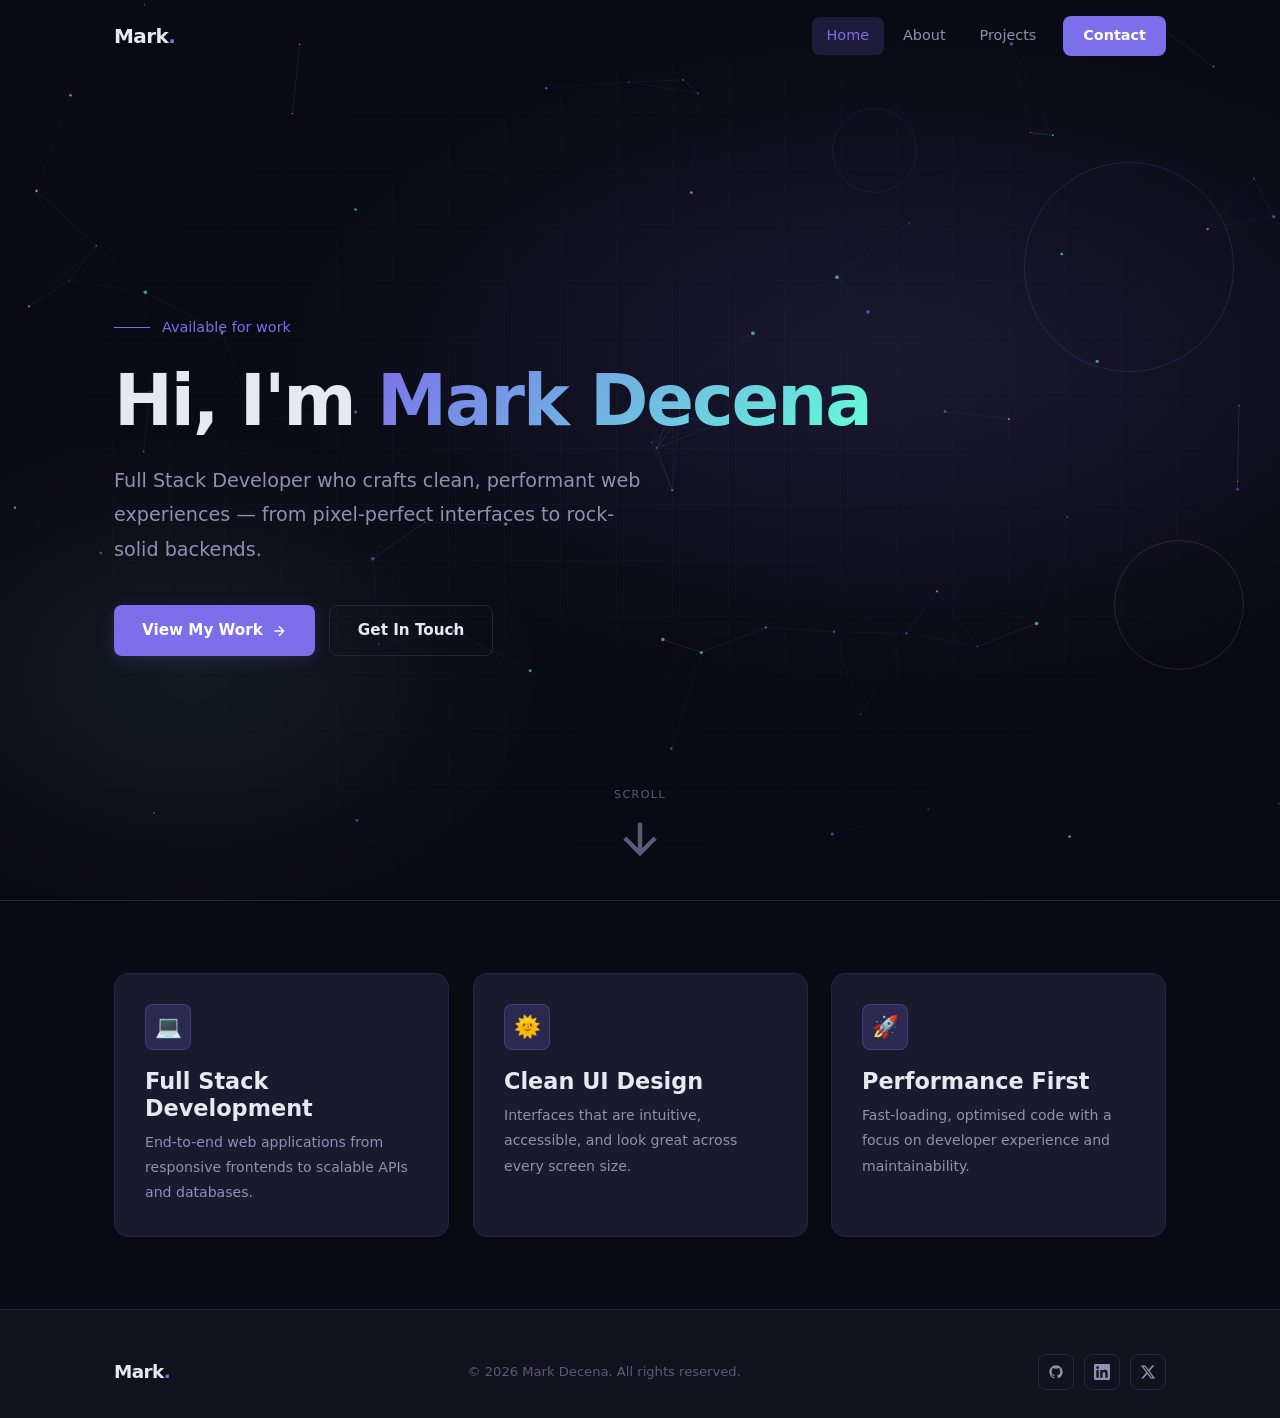
<file: index.html>
<!DOCTYPE html>
<html lang="en">
<head>
  <meta charset="UTF-8" />
  <meta name="viewport" content="width=device-width, initial-scale=1.0" />
  <meta name="description" content="Mark Decena — Full Stack Developer building clean, fast, user-focused web experiences." />
  <title>Mark Decena — Developer</title>
  <link rel="stylesheet" href="css/style.css" />
</head>
<body>

  <!-- ===== NAV ===== -->
  <header class="nav">
    <div class="container nav-inner">
      <a href="index.html" class="nav-logo">Mark<span class="dot">.</span></a>
      <nav class="nav-links" aria-label="Main navigation">
        <a href="index.html"    class="nav-link" data-page="index.html">Home</a>
        <a href="about.html"    class="nav-link" data-page="about.html">About</a>
        <a href="projects.html" class="nav-link" data-page="projects.html">Projects</a>
        <a href="contact.html"  class="nav-link nav-cta" data-page="contact.html">Contact</a>
      </nav>
      <button class="nav-hamburger" aria-label="Toggle menu" aria-expanded="false">
        <span></span><span></span><span></span>
      </button>
    </div>
  </header>

  <!-- Mobile nav -->
  <nav class="nav-mobile" aria-label="Mobile navigation">
    <a href="index.html"    class="nav-link" data-page="index.html">Home</a>
    <a href="about.html"    class="nav-link" data-page="about.html">About</a>
    <a href="projects.html" class="nav-link" data-page="projects.html">Projects</a>
    <a href="contact.html"  class="nav-link" data-page="contact.html">Contact</a>
  </nav>

  <!-- ===== HERO ===== -->
  <section class="hero">
    <div class="hero-bg"></div>
    <div class="hero-grid"></div>
    <div class="container hero-content">
      <div class="hero-eyebrow">
        <span class="hero-eyebrow-line"></span>
        Available for work
      </div>
      <h1>Hi, I'm <span class="gradient-text">Mark Decena</span></h1>
      <p class="hero-subtitle">
        Full Stack Developer who crafts clean, performant web experiences —
        from pixel-perfect interfaces to rock-solid backends.
      </p>
      <div class="hero-actions">
        <a href="projects.html" class="btn btn-primary">
          View My Work
          <svg width="16" height="16" fill="none" stroke="currentColor" stroke-width="2" viewBox="0 0 24 24">
            <path d="M5 12h14M12 5l7 7-7 7"/>
          </svg>
        </a>
        <a href="contact.html" class="btn btn-outline">Get In Touch</a>
      </div>
    </div>
    <div class="hero-scroll" aria-hidden="true">
      <span>Scroll</span>
      <svg fill="none" stroke="currentColor" stroke-width="2" viewBox="0 0 24 24">
        <path d="M12 5v14M5 12l7 7 7-7"/>
      </svg>
    </div>
  </section>

  <!-- ===== INTRO CARDS ===== -->
  <section class="intro">
    <div class="container">
      <div class="intro-grid">
        <div class="intro-card fade-up">
          <div class="intro-icon">&#128187;</div>
          <h3>Full Stack Development</h3>
          <p>End-to-end web applications from responsive frontends to scalable APIs and databases.</p>
        </div>
        <div class="intro-card fade-up">
          <div class="intro-icon">&#127774;</div>
          <h3>Clean UI Design</h3>
          <p>Interfaces that are intuitive, accessible, and look great across every screen size.</p>
        </div>
        <div class="intro-card fade-up">
          <div class="intro-icon">&#128640;</div>
          <h3>Performance First</h3>
          <p>Fast-loading, optimised code with a focus on developer experience and maintainability.</p>
        </div>
      </div>
    </div>
  </section>

  <!-- ===== FOOTER ===== -->
  <footer class="footer">
    <div class="container footer-inner">
      <span class="footer-logo">Mark<span class="dot">.</span></span>
      <p class="footer-copy">&copy; 2026 Mark Decena. All rights reserved.</p>
      <div class="footer-socials">
        <a href="https://github.com/markiedecena" target="_blank" rel="noopener" class="footer-social" aria-label="GitHub">
          <svg viewBox="0 0 24 24" fill="currentColor">
            <path d="M12 2C6.477 2 2 6.477 2 12c0 4.418 2.865 8.166 6.839 9.489.5.092.682-.217.682-.483 0-.237-.009-.868-.013-1.703-2.782.604-3.369-1.341-3.369-1.341-.454-1.154-1.11-1.462-1.11-1.462-.908-.62.069-.608.069-.608 1.003.07 1.531 1.03 1.531 1.03.892 1.529 2.341 1.088 2.91.832.092-.647.35-1.088.636-1.338-2.22-.253-4.555-1.11-4.555-4.943 0-1.091.39-1.984 1.029-2.683-.103-.253-.446-1.27.098-2.647 0 0 .84-.269 2.75 1.025A9.578 9.578 0 0 1 12 6.836a9.59 9.59 0 0 1 2.504.337c1.909-1.294 2.747-1.025 2.747-1.025.546 1.377.202 2.394.1 2.647.64.699 1.028 1.592 1.028 2.683 0 3.842-2.339 4.687-4.566 4.935.359.309.678.919.678 1.852 0 1.336-.012 2.415-.012 2.743 0 .267.18.578.688.48C19.138 20.163 22 16.418 22 12c0-5.523-4.477-10-10-10z"/>
          </svg>
        </a>
        <a href="#" class="footer-social" aria-label="LinkedIn">
          <svg viewBox="0 0 24 24" fill="currentColor">
            <path d="M20.447 20.452h-3.554v-5.569c0-1.328-.027-3.037-1.852-3.037-1.853 0-2.136 1.445-2.136 2.939v5.667H9.351V9h3.414v1.561h.046c.477-.9 1.637-1.85 3.37-1.85 3.601 0 4.267 2.37 4.267 5.455v6.286zM5.337 7.433a2.062 2.062 0 0 1-2.063-2.065 2.064 2.064 0 1 1 2.063 2.065zm1.782 13.019H3.555V9h3.564v11.452zM22.225 0H1.771C.792 0 0 .774 0 1.729v20.542C0 23.227.792 24 1.771 24h20.451C23.2 24 24 23.227 24 22.271V1.729C24 .774 23.2 0 22.222 0h.003z"/>
          </svg>
        </a>
        <a href="#" class="footer-social" aria-label="Twitter / X">
          <svg viewBox="0 0 24 24" fill="currentColor">
            <path d="M18.244 2.25h3.308l-7.227 8.26 8.502 11.24H16.17l-5.214-6.817L4.99 21.75H1.68l7.73-8.835L1.254 2.25H8.08l4.713 6.231zm-1.161 17.52h1.833L7.084 4.126H5.117z"/>
          </svg>
        </a>
      </div>
    </div>
  </footer>

  <script src="js/main.js?v=2"></script>
  <script src="js/effects.js?v=2"></script>
</body>
</html>
</file>
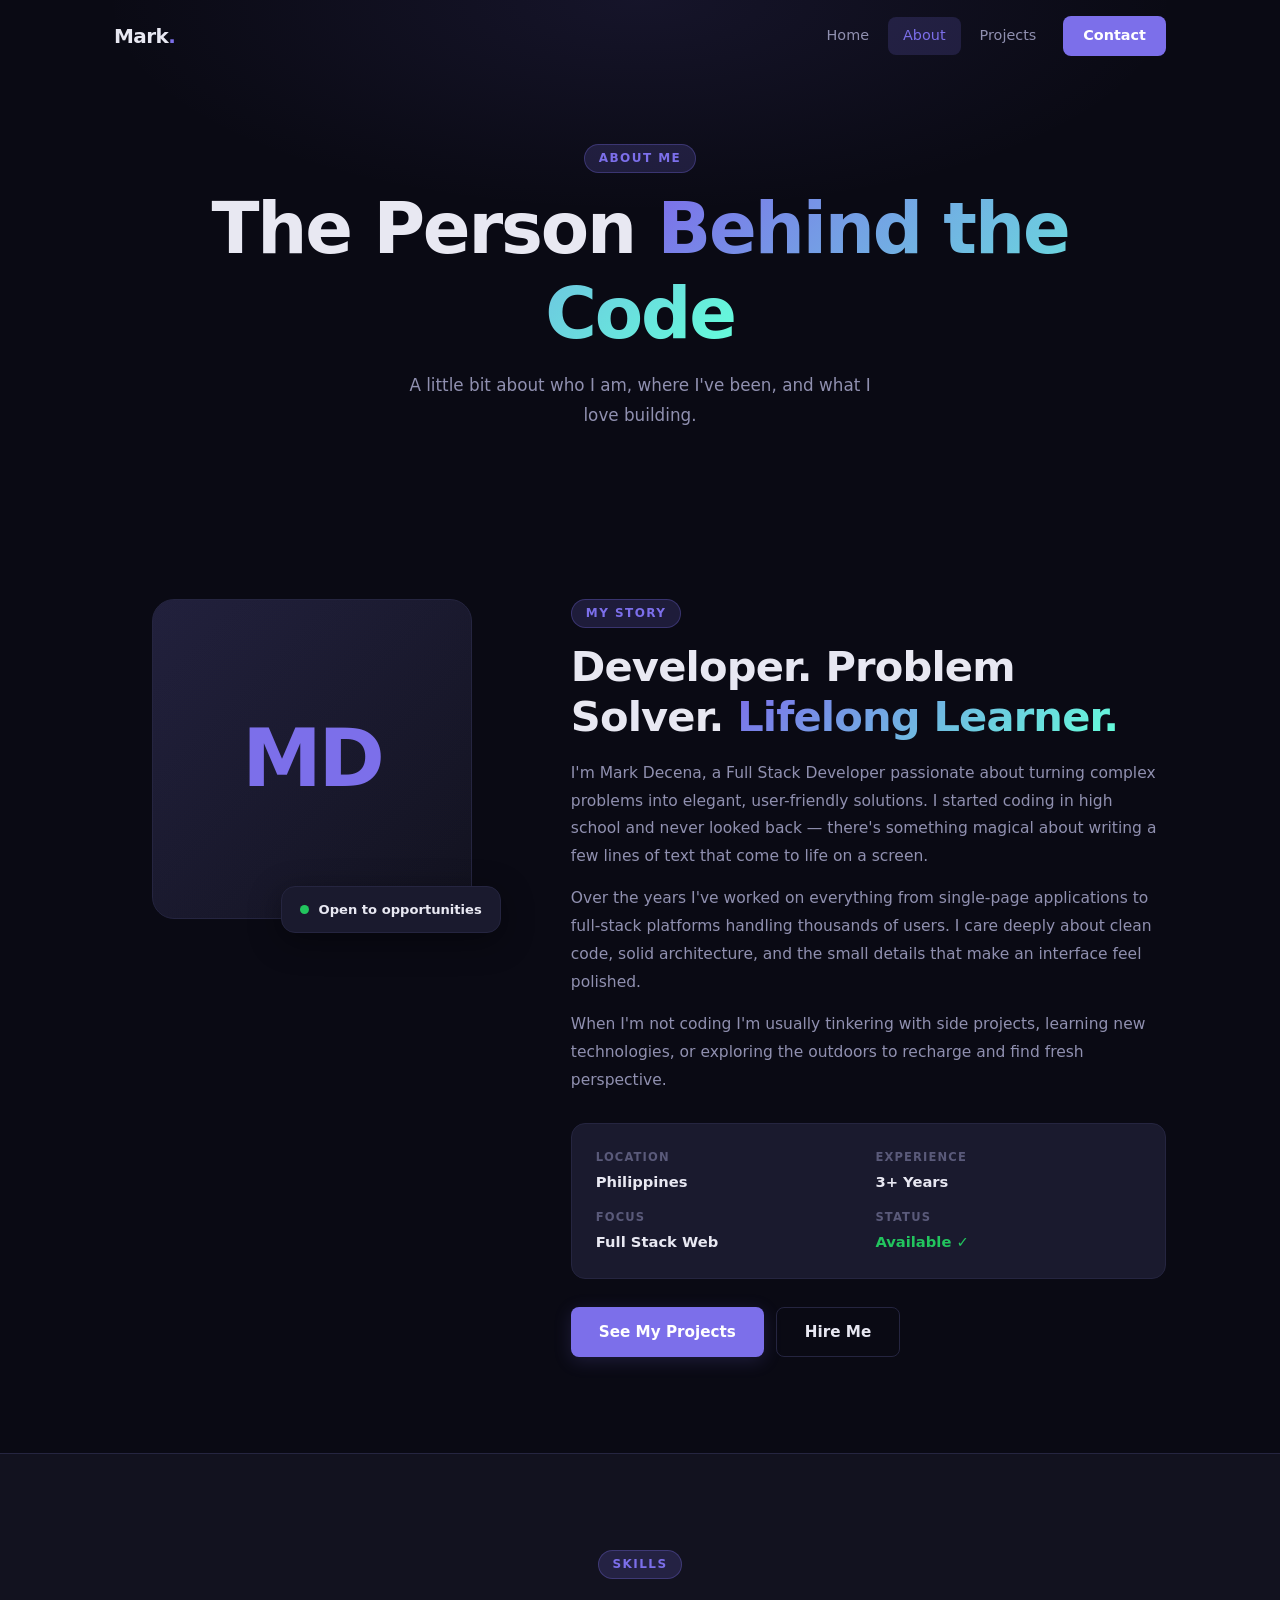
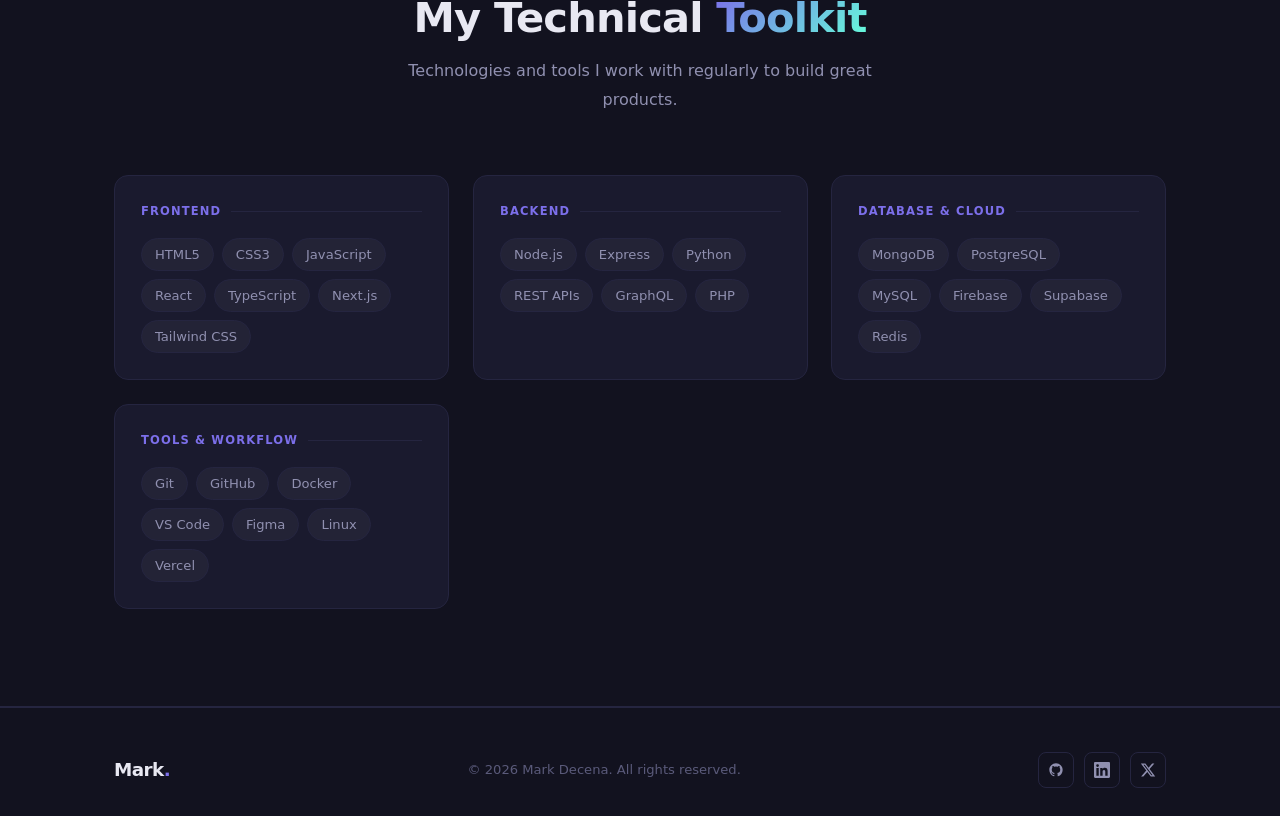
<file: about.html>
<!DOCTYPE html>
<html lang="en">
<head>
  <meta charset="UTF-8" />
  <meta name="viewport" content="width=device-width, initial-scale=1.0" />
  <meta name="description" content="About Mark Decena — Full Stack Developer, his background, and technical skills." />
  <title>About — Mark Decena</title>
  <link rel="stylesheet" href="css/style.css" />
</head>
<body>

  <!-- ===== NAV ===== -->
  <header class="nav">
    <div class="container nav-inner">
      <a href="index.html" class="nav-logo">Mark<span class="dot">.</span></a>
      <nav class="nav-links" aria-label="Main navigation">
        <a href="index.html"    class="nav-link" data-page="index.html">Home</a>
        <a href="about.html"    class="nav-link" data-page="about.html">About</a>
        <a href="projects.html" class="nav-link" data-page="projects.html">Projects</a>
        <a href="contact.html"  class="nav-link nav-cta" data-page="contact.html">Contact</a>
      </nav>
      <button class="nav-hamburger" aria-label="Toggle menu" aria-expanded="false">
        <span></span><span></span><span></span>
      </button>
    </div>
  </header>

  <nav class="nav-mobile" aria-label="Mobile navigation">
    <a href="index.html"    class="nav-link" data-page="index.html">Home</a>
    <a href="about.html"    class="nav-link" data-page="about.html">About</a>
    <a href="projects.html" class="nav-link" data-page="projects.html">Projects</a>
    <a href="contact.html"  class="nav-link" data-page="contact.html">Contact</a>
  </nav>

  <!-- ===== PAGE HEADER ===== -->
  <section class="page-header">
    <div class="container">
      <span class="section-label">About Me</span>
      <h1>The Person <span class="gradient-text">Behind the Code</span></h1>
      <p>A little bit about who I am, where I've been, and what I love building.</p>
    </div>
  </section>

  <!-- ===== ABOUT ===== -->
  <section class="section">
    <div class="container">
      <div class="about-grid">

        <!-- Avatar col -->
        <div class="avatar-wrap fade-up">
          <div class="avatar-box">MD</div>
          <div class="avatar-badge">
            <span class="badge-dot"></span>
            <span>Open to opportunities</span>
          </div>
        </div>

        <!-- Content col -->
        <div class="about-content fade-up">
          <span class="section-label">My Story</span>
          <h2>Developer. Problem Solver. <span class="gradient-text">Lifelong Learner.</span></h2>
          <p>
            I'm Mark Decena, a Full Stack Developer passionate about turning complex problems into
            elegant, user-friendly solutions. I started coding in high school and never looked back —
            there's something magical about writing a few lines of text that come to life on a screen.
          </p>
          <p>
            Over the years I've worked on everything from single-page applications to full-stack
            platforms handling thousands of users. I care deeply about clean code, solid architecture,
            and the small details that make an interface feel polished.
          </p>
          <p>
            When I'm not coding I'm usually tinkering with side projects, learning new technologies,
            or exploring the outdoors to recharge and find fresh perspective.
          </p>

          <div class="about-meta">
            <div class="meta-item">
              <span class="meta-label">Location</span>
              <span class="meta-value">Philippines</span>
            </div>
            <div class="meta-item">
              <span class="meta-label">Experience</span>
              <span class="meta-value">3+ Years</span>
            </div>
            <div class="meta-item">
              <span class="meta-label">Focus</span>
              <span class="meta-value">Full Stack Web</span>
            </div>
            <div class="meta-item">
              <span class="meta-label">Status</span>
              <span class="meta-value" style="color:#22c55e;">Available &#10003;</span>
            </div>
          </div>

          <div style="display:flex; gap:12px; flex-wrap:wrap;">
            <a href="projects.html" class="btn btn-primary">See My Projects</a>
            <a href="contact.html"  class="btn btn-outline">Hire Me</a>
          </div>
        </div>

      </div>
    </div>
  </section>

  <!-- ===== SKILLS ===== -->
  <section class="section skills-section">
    <div class="container">
      <div class="section-header fade-up">
        <span class="section-label">Skills</span>
        <h2>My Technical <span class="gradient-text">Toolkit</span></h2>
        <p>Technologies and tools I work with regularly to build great products.</p>
      </div>
      <div class="skills-grid">
        <div class="skill-card fade-up">
          <div class="skill-card-title">Frontend</div>
          <div class="skill-tags">
            <span class="skill-tag">HTML5</span>
            <span class="skill-tag">CSS3</span>
            <span class="skill-tag">JavaScript</span>
            <span class="skill-tag">React</span>
            <span class="skill-tag">TypeScript</span>
            <span class="skill-tag">Next.js</span>
            <span class="skill-tag">Tailwind CSS</span>
          </div>
        </div>
        <div class="skill-card fade-up">
          <div class="skill-card-title">Backend</div>
          <div class="skill-tags">
            <span class="skill-tag">Node.js</span>
            <span class="skill-tag">Express</span>
            <span class="skill-tag">Python</span>
            <span class="skill-tag">REST APIs</span>
            <span class="skill-tag">GraphQL</span>
            <span class="skill-tag">PHP</span>
          </div>
        </div>
        <div class="skill-card fade-up">
          <div class="skill-card-title">Database & Cloud</div>
          <div class="skill-tags">
            <span class="skill-tag">MongoDB</span>
            <span class="skill-tag">PostgreSQL</span>
            <span class="skill-tag">MySQL</span>
            <span class="skill-tag">Firebase</span>
            <span class="skill-tag">Supabase</span>
            <span class="skill-tag">Redis</span>
          </div>
        </div>
        <div class="skill-card fade-up">
          <div class="skill-card-title">Tools & Workflow</div>
          <div class="skill-tags">
            <span class="skill-tag">Git</span>
            <span class="skill-tag">GitHub</span>
            <span class="skill-tag">Docker</span>
            <span class="skill-tag">VS Code</span>
            <span class="skill-tag">Figma</span>
            <span class="skill-tag">Linux</span>
            <span class="skill-tag">Vercel</span>
          </div>
        </div>
      </div>
    </div>
  </section>

  <!-- ===== FOOTER ===== -->
  <footer class="footer">
    <div class="container footer-inner">
      <span class="footer-logo">Mark<span class="dot">.</span></span>
      <p class="footer-copy">&copy; 2026 Mark Decena. All rights reserved.</p>
      <div class="footer-socials">
        <a href="https://github.com/markiedecena" target="_blank" rel="noopener" class="footer-social" aria-label="GitHub">
          <svg viewBox="0 0 24 24" fill="currentColor">
            <path d="M12 2C6.477 2 2 6.477 2 12c0 4.418 2.865 8.166 6.839 9.489.5.092.682-.217.682-.483 0-.237-.009-.868-.013-1.703-2.782.604-3.369-1.341-3.369-1.341-.454-1.154-1.11-1.462-1.11-1.462-.908-.62.069-.608.069-.608 1.003.07 1.531 1.03 1.531 1.03.892 1.529 2.341 1.088 2.91.832.092-.647.35-1.088.636-1.338-2.22-.253-4.555-1.11-4.555-4.943 0-1.091.39-1.984 1.029-2.683-.103-.253-.446-1.27.098-2.647 0 0 .84-.269 2.75 1.025A9.578 9.578 0 0 1 12 6.836a9.59 9.59 0 0 1 2.504.337c1.909-1.294 2.747-1.025 2.747-1.025.546 1.377.202 2.394.1 2.647.64.699 1.028 1.592 1.028 2.683 0 3.842-2.339 4.687-4.566 4.935.359.309.678.919.678 1.852 0 1.336-.012 2.415-.012 2.743 0 .267.18.578.688.48C19.138 20.163 22 16.418 22 12c0-5.523-4.477-10-10-10z"/>
          </svg>
        </a>
        <a href="#" class="footer-social" aria-label="LinkedIn">
          <svg viewBox="0 0 24 24" fill="currentColor">
            <path d="M20.447 20.452h-3.554v-5.569c0-1.328-.027-3.037-1.852-3.037-1.853 0-2.136 1.445-2.136 2.939v5.667H9.351V9h3.414v1.561h.046c.477-.9 1.637-1.85 3.37-1.85 3.601 0 4.267 2.37 4.267 5.455v6.286zM5.337 7.433a2.062 2.062 0 0 1-2.063-2.065 2.064 2.064 0 1 1 2.063 2.065zm1.782 13.019H3.555V9h3.564v11.452zM22.225 0H1.771C.792 0 0 .774 0 1.729v20.542C0 23.227.792 24 1.771 24h20.451C23.2 24 24 23.227 24 22.271V1.729C24 .774 23.2 0 22.222 0h.003z"/>
          </svg>
        </a>
        <a href="#" class="footer-social" aria-label="Twitter / X">
          <svg viewBox="0 0 24 24" fill="currentColor">
            <path d="M18.244 2.25h3.308l-7.227 8.26 8.502 11.24H16.17l-5.214-6.817L4.99 21.75H1.68l7.73-8.835L1.254 2.25H8.08l4.713 6.231zm-1.161 17.52h1.833L7.084 4.126H5.117z"/>
          </svg>
        </a>
      </div>
    </div>
  </footer>

  <script src="js/main.js?v=2"></script>
  <script src="js/effects.js?v=2"></script>
</body>
</html>
</file>
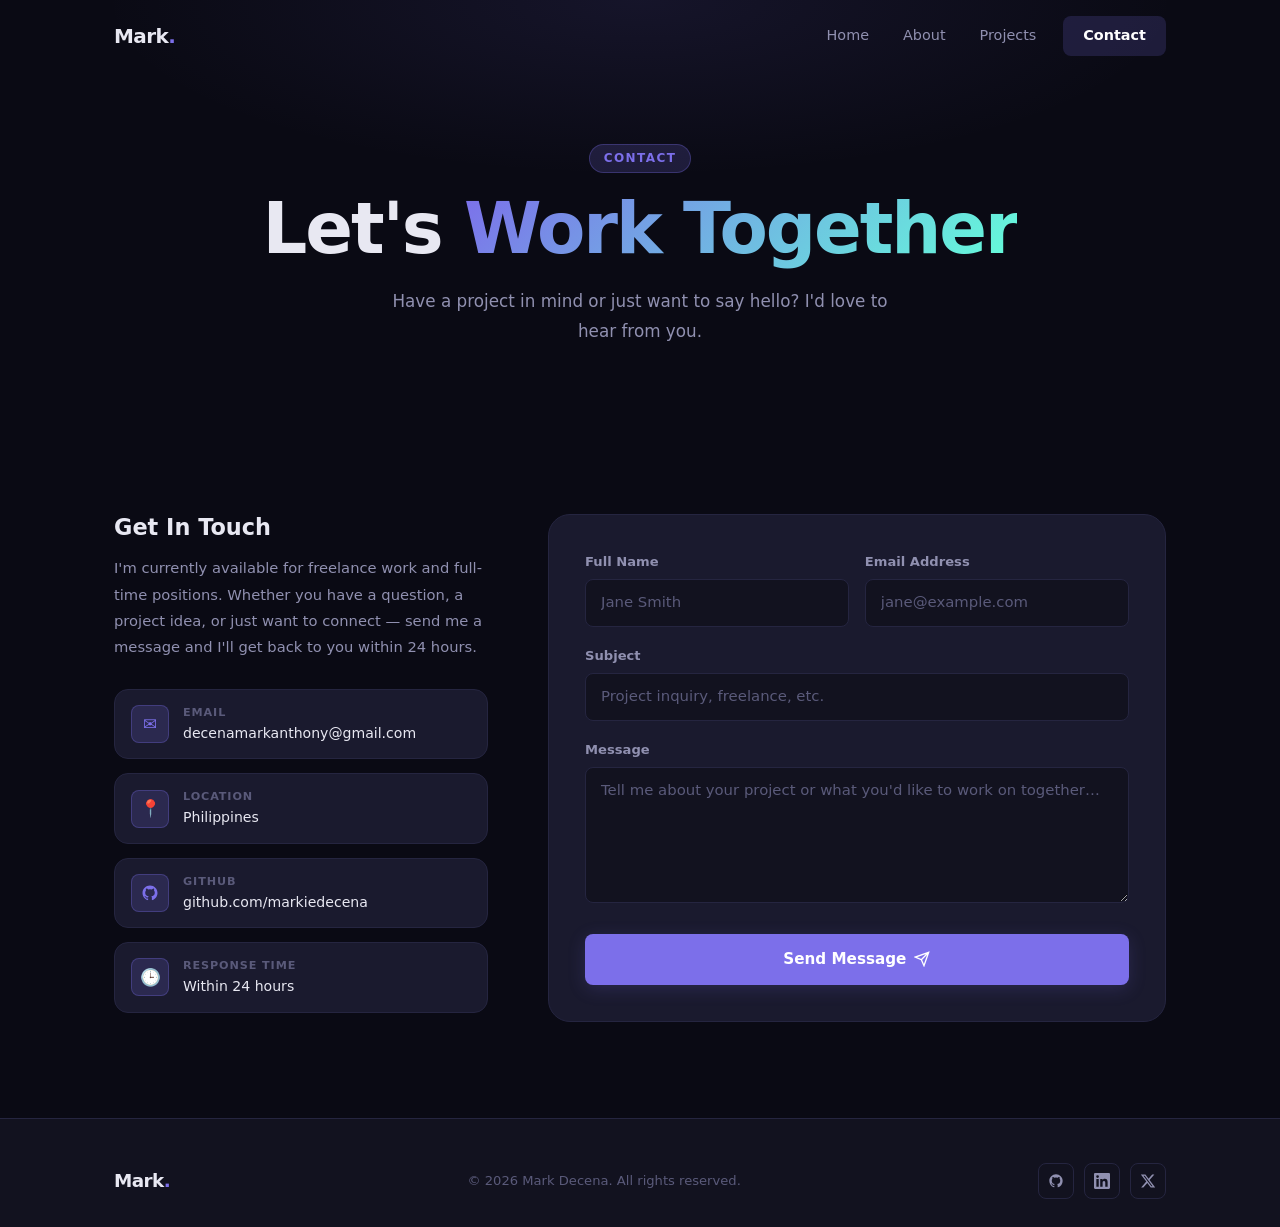
<file: contact.html>
<!DOCTYPE html>
<html lang="en">
<head>
  <meta charset="UTF-8" />
  <meta name="viewport" content="width=device-width, initial-scale=1.0" />
  <meta name="description" content="Contact Mark Decena — Full Stack Developer. Let's work together." />
  <title>Contact — Mark Decena</title>
  <link rel="stylesheet" href="css/style.css" />
</head>
<body>

  <!-- ===== NAV ===== -->
  <header class="nav">
    <div class="container nav-inner">
      <a href="index.html" class="nav-logo">Mark<span class="dot">.</span></a>
      <nav class="nav-links" aria-label="Main navigation">
        <a href="index.html"    class="nav-link" data-page="index.html">Home</a>
        <a href="about.html"    class="nav-link" data-page="about.html">About</a>
        <a href="projects.html" class="nav-link" data-page="projects.html">Projects</a>
        <a href="contact.html"  class="nav-link nav-cta" data-page="contact.html">Contact</a>
      </nav>
      <button class="nav-hamburger" aria-label="Toggle menu" aria-expanded="false">
        <span></span><span></span><span></span>
      </button>
    </div>
  </header>

  <nav class="nav-mobile" aria-label="Mobile navigation">
    <a href="index.html"    class="nav-link" data-page="index.html">Home</a>
    <a href="about.html"    class="nav-link" data-page="about.html">About</a>
    <a href="projects.html" class="nav-link" data-page="projects.html">Projects</a>
    <a href="contact.html"  class="nav-link" data-page="contact.html">Contact</a>
  </nav>

  <!-- ===== PAGE HEADER ===== -->
  <section class="page-header">
    <div class="container">
      <span class="section-label">Contact</span>
      <h1>Let's <span class="gradient-text">Work Together</span></h1>
      <p>Have a project in mind or just want to say hello? I'd love to hear from you.</p>
    </div>
  </section>

  <!-- ===== CONTACT ===== -->
  <section class="section">
    <div class="container">
      <div class="contact-layout">

        <!-- Sidebar -->
        <aside class="contact-sidebar fade-up">
          <h3>Get In Touch</h3>
          <p>
            I'm currently available for freelance work and full-time positions.
            Whether you have a question, a project idea, or just want to connect —
            send me a message and I'll get back to you within 24 hours.
          </p>
          <div class="contact-items">
            <div class="contact-item">
              <div class="contact-icon">&#9993;&#65039;</div>
              <div>
                <div class="contact-label">Email</div>
                <div class="contact-value">decenamarkanthony@gmail.com</div>
              </div>
            </div>
            <div class="contact-item">
              <div class="contact-icon">&#128205;</div>
              <div>
                <div class="contact-label">Location</div>
                <div class="contact-value">Philippines</div>
              </div>
            </div>
            <div class="contact-item">
              <div class="contact-icon">
                <svg width="18" height="18" viewBox="0 0 24 24" fill="currentColor">
                  <path d="M12 2C6.477 2 2 6.477 2 12c0 4.418 2.865 8.166 6.839 9.489.5.092.682-.217.682-.483 0-.237-.009-.868-.013-1.703-2.782.604-3.369-1.341-3.369-1.341-.454-1.154-1.11-1.462-1.11-1.462-.908-.62.069-.608.069-.608 1.003.07 1.531 1.03 1.531 1.03.892 1.529 2.341 1.088 2.91.832.092-.647.35-1.088.636-1.338-2.22-.253-4.555-1.11-4.555-4.943 0-1.091.39-1.984 1.029-2.683-.103-.253-.446-1.27.098-2.647 0 0 .84-.269 2.75 1.025A9.578 9.578 0 0 1 12 6.836a9.59 9.59 0 0 1 2.504.337c1.909-1.294 2.747-1.025 2.747-1.025.546 1.377.202 2.394.1 2.647.64.699 1.028 1.592 1.028 2.683 0 3.842-2.339 4.687-4.566 4.935.359.309.678.919.678 1.852 0 1.336-.012 2.415-.012 2.743 0 .267.18.578.688.48C19.138 20.163 22 16.418 22 12c0-5.523-4.477-10-10-10z"/>
                </svg>
              </div>
              <div>
                <div class="contact-label">GitHub</div>
                <div class="contact-value">github.com/markiedecena</div>
              </div>
            </div>
            <div class="contact-item">
              <div class="contact-icon">&#128338;</div>
              <div>
                <div class="contact-label">Response Time</div>
                <div class="contact-value">Within 24 hours</div>
              </div>
            </div>
          </div>
        </aside>

        <!-- Form -->
        <div class="fade-up">
          <div class="form-card">

            <div class="form-api-err" style="display:none;background:rgba(239,68,68,.1);border:1px solid rgba(239,68,68,.3);color:#f87171;font-size:.85rem;padding:11px 14px;border-radius:8px;margin-bottom:16px;"></div>
            <form id="contact-form" novalidate>
              <div class="form-row">
                <div class="form-group">
                  <label class="form-label" for="name">Full Name</label>
                  <input
                    id="name"
                    name="name"
                    type="text"
                    class="form-input"
                    placeholder="Jane Smith"
                    required
                    autocomplete="name"
                  />
                  <span class="form-err-msg" data-err="name">This field is required.</span>
                </div>
                <div class="form-group">
                  <label class="form-label" for="email">Email Address</label>
                  <input
                    id="email"
                    name="email"
                    type="email"
                    class="form-input"
                    placeholder="jane@example.com"
                    required
                    autocomplete="email"
                  />
                  <span class="form-err-msg" data-err="email">This field is required.</span>
                </div>
              </div>

              <div class="form-group">
                <label class="form-label" for="subject">Subject</label>
                <input
                  id="subject"
                  name="subject"
                  type="text"
                  class="form-input"
                  placeholder="Project inquiry, freelance, etc."
                  required
                />
                <span class="form-err-msg" data-err="subject">This field is required.</span>
              </div>

              <div class="form-group">
                <label class="form-label" for="message">Message</label>
                <textarea
                  id="message"
                  name="message"
                  class="form-input"
                  placeholder="Tell me about your project or what you'd like to work on together…"
                  required
                ></textarea>
                <span class="form-err-msg" data-err="message">This field is required.</span>
              </div>

              <button type="submit" class="btn btn-primary btn-submit">
                Send Message
                <svg width="16" height="16" fill="none" stroke="currentColor" stroke-width="2" viewBox="0 0 24 24">
                  <path d="M22 2 11 13M22 2 15 22l-4-9-9-4 20-7z"/>
                </svg>
              </button>
            </form>

            <!-- Success state -->
            <div id="form-success" class="form-success" role="alert">
              <div class="success-icon">&#127881;</div>
              <h3>Message Sent!</h3>
              <p>Thanks for reaching out. I'll get back to you within 24 hours.</p>
            </div>

          </div>
        </div>

      </div>
    </div>
  </section>

  <!-- ===== FOOTER ===== -->
  <footer class="footer">
    <div class="container footer-inner">
      <span class="footer-logo">Mark<span class="dot">.</span></span>
      <p class="footer-copy">&copy; 2026 Mark Decena. All rights reserved.</p>
      <div class="footer-socials">
        <a href="https://github.com/markiedecena" target="_blank" rel="noopener" class="footer-social" aria-label="GitHub">
          <svg viewBox="0 0 24 24" fill="currentColor">
            <path d="M12 2C6.477 2 2 6.477 2 12c0 4.418 2.865 8.166 6.839 9.489.5.092.682-.217.682-.483 0-.237-.009-.868-.013-1.703-2.782.604-3.369-1.341-3.369-1.341-.454-1.154-1.11-1.462-1.11-1.462-.908-.62.069-.608.069-.608 1.003.07 1.531 1.03 1.531 1.03.892 1.529 2.341 1.088 2.91.832.092-.647.35-1.088.636-1.338-2.22-.253-4.555-1.11-4.555-4.943 0-1.091.39-1.984 1.029-2.683-.103-.253-.446-1.27.098-2.647 0 0 .84-.269 2.75 1.025A9.578 9.578 0 0 1 12 6.836a9.59 9.59 0 0 1 2.504.337c1.909-1.294 2.747-1.025 2.747-1.025.546 1.377.202 2.394.1 2.647.64.699 1.028 1.592 1.028 2.683 0 3.842-2.339 4.687-4.566 4.935.359.309.678.919.678 1.852 0 1.336-.012 2.415-.012 2.743 0 .267.18.578.688.48C19.138 20.163 22 16.418 22 12c0-5.523-4.477-10-10-10z"/>
          </svg>
        </a>
        <a href="#" class="footer-social" aria-label="LinkedIn">
          <svg viewBox="0 0 24 24" fill="currentColor">
            <path d="M20.447 20.452h-3.554v-5.569c0-1.328-.027-3.037-1.852-3.037-1.853 0-2.136 1.445-2.136 2.939v5.667H9.351V9h3.414v1.561h.046c.477-.9 1.637-1.85 3.37-1.85 3.601 0 4.267 2.37 4.267 5.455v6.286zM5.337 7.433a2.062 2.062 0 0 1-2.063-2.065 2.064 2.064 0 1 1 2.063 2.065zm1.782 13.019H3.555V9h3.564v11.452zM22.225 0H1.771C.792 0 0 .774 0 1.729v20.542C0 23.227.792 24 1.771 24h20.451C23.2 24 24 23.227 24 22.271V1.729C24 .774 23.2 0 22.222 0h.003z"/>
          </svg>
        </a>
        <a href="#" class="footer-social" aria-label="Twitter / X">
          <svg viewBox="0 0 24 24" fill="currentColor">
            <path d="M18.244 2.25h3.308l-7.227 8.26 8.502 11.24H16.17l-5.214-6.817L4.99 21.75H1.68l7.73-8.835L1.254 2.25H8.08l4.713 6.231zm-1.161 17.52h1.833L7.084 4.126H5.117z"/>
          </svg>
        </a>
      </div>
    </div>
  </footer>

  <script src="js/main.js?v=2"></script>
  <script src="js/effects.js?v=2"></script>
</body>
</html>
</file>
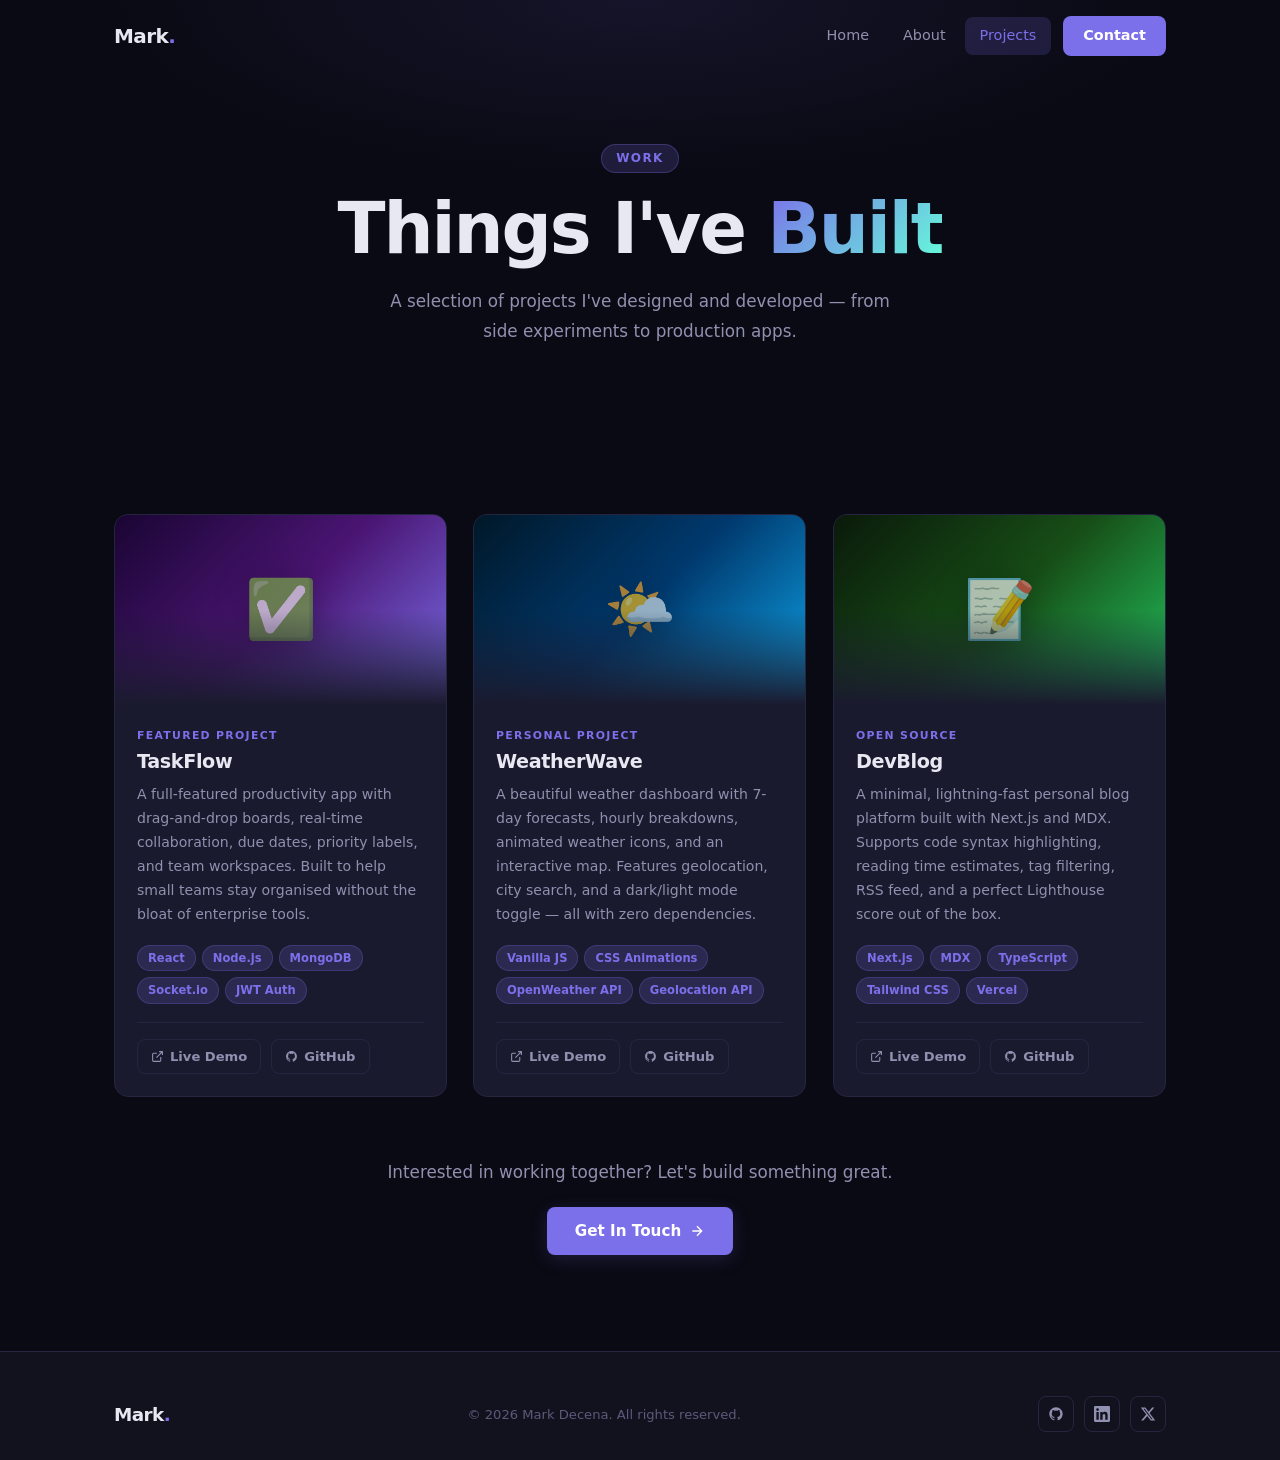
<file: projects.html>
<!DOCTYPE html>
<html lang="en">
<head>
  <meta charset="UTF-8" />
  <meta name="viewport" content="width=device-width, initial-scale=1.0" />
  <meta name="description" content="Projects by Mark Decena — Full Stack Developer." />
  <title>Projects — Mark Decena</title>
  <link rel="stylesheet" href="css/style.css" />
</head>
<body>

  <!-- ===== NAV ===== -->
  <header class="nav">
    <div class="container nav-inner">
      <a href="index.html" class="nav-logo">Mark<span class="dot">.</span></a>
      <nav class="nav-links" aria-label="Main navigation">
        <a href="index.html"    class="nav-link" data-page="index.html">Home</a>
        <a href="about.html"    class="nav-link" data-page="about.html">About</a>
        <a href="projects.html" class="nav-link" data-page="projects.html">Projects</a>
        <a href="contact.html"  class="nav-link nav-cta" data-page="contact.html">Contact</a>
      </nav>
      <button class="nav-hamburger" aria-label="Toggle menu" aria-expanded="false">
        <span></span><span></span><span></span>
      </button>
    </div>
  </header>

  <nav class="nav-mobile" aria-label="Mobile navigation">
    <a href="index.html"    class="nav-link" data-page="index.html">Home</a>
    <a href="about.html"    class="nav-link" data-page="about.html">About</a>
    <a href="projects.html" class="nav-link" data-page="projects.html">Projects</a>
    <a href="contact.html"  class="nav-link" data-page="contact.html">Contact</a>
  </nav>

  <!-- ===== PAGE HEADER ===== -->
  <section class="page-header">
    <div class="container">
      <span class="section-label">Work</span>
      <h1>Things I've <span class="gradient-text">Built</span></h1>
      <p>A selection of projects I've designed and developed — from side experiments to production apps.</p>
    </div>
  </section>

  <!-- ===== PROJECTS GRID ===== -->
  <section class="section">
    <div class="container">
      <div class="projects-grid">

        <!-- Project 1 -->
        <article class="project-card fade-up">
          <div class="project-thumb project-thumb-1">
            <span class="project-thumb-icon" role="img" aria-label="Task app">&#9989;</span>
          </div>
          <div class="project-body">
            <div class="project-eyebrow">Featured Project</div>
            <h2 class="project-title">TaskFlow</h2>
            <p class="project-desc">
              A full-featured productivity app with drag-and-drop boards, real-time collaboration,
              due dates, priority labels, and team workspaces. Built to help small teams stay
              organised without the bloat of enterprise tools.
            </p>
            <div class="project-tags">
              <span class="project-tag">React</span>
              <span class="project-tag">Node.js</span>
              <span class="project-tag">MongoDB</span>
              <span class="project-tag">Socket.io</span>
              <span class="project-tag">JWT Auth</span>
            </div>
            <div class="project-links">
              <a href="#" class="project-link">
                <svg viewBox="0 0 24 24" fill="none" stroke="currentColor" stroke-width="2">
                  <path d="M18 13v6a2 2 0 0 1-2 2H5a2 2 0 0 1-2-2V8a2 2 0 0 1 2-2h6M15 3h6v6M10 14 21 3"/>
                </svg>
                Live Demo
              </a>
              <a href="#" class="project-link">
                <svg viewBox="0 0 24 24" fill="currentColor">
                  <path d="M12 2C6.477 2 2 6.477 2 12c0 4.418 2.865 8.166 6.839 9.489.5.092.682-.217.682-.483 0-.237-.009-.868-.013-1.703-2.782.604-3.369-1.341-3.369-1.341-.454-1.154-1.11-1.462-1.11-1.462-.908-.62.069-.608.069-.608 1.003.07 1.531 1.03 1.531 1.03.892 1.529 2.341 1.088 2.91.832.092-.647.35-1.088.636-1.338-2.22-.253-4.555-1.11-4.555-4.943 0-1.091.39-1.984 1.029-2.683-.103-.253-.446-1.27.098-2.647 0 0 .84-.269 2.75 1.025A9.578 9.578 0 0 1 12 6.836a9.59 9.59 0 0 1 2.504.337c1.909-1.294 2.747-1.025 2.747-1.025.546 1.377.202 2.394.1 2.647.64.699 1.028 1.592 1.028 2.683 0 3.842-2.339 4.687-4.566 4.935.359.309.678.919.678 1.852 0 1.336-.012 2.415-.012 2.743 0 .267.18.578.688.48C19.138 20.163 22 16.418 22 12c0-5.523-4.477-10-10-10z"/>
                </svg>
                GitHub
              </a>
            </div>
          </div>
        </article>

        <!-- Project 2 -->
        <article class="project-card fade-up">
          <div class="project-thumb project-thumb-2">
            <span class="project-thumb-icon" role="img" aria-label="Weather app">&#127780;&#65039;</span>
          </div>
          <div class="project-body">
            <div class="project-eyebrow">Personal Project</div>
            <h2 class="project-title">WeatherWave</h2>
            <p class="project-desc">
              A beautiful weather dashboard with 7-day forecasts, hourly breakdowns, animated weather
              icons, and an interactive map. Features geolocation, city search, and a dark/light
              mode toggle — all with zero dependencies.
            </p>
            <div class="project-tags">
              <span class="project-tag">Vanilla JS</span>
              <span class="project-tag">CSS Animations</span>
              <span class="project-tag">OpenWeather API</span>
              <span class="project-tag">Geolocation API</span>
            </div>
            <div class="project-links">
              <a href="#" class="project-link">
                <svg viewBox="0 0 24 24" fill="none" stroke="currentColor" stroke-width="2">
                  <path d="M18 13v6a2 2 0 0 1-2 2H5a2 2 0 0 1-2-2V8a2 2 0 0 1 2-2h6M15 3h6v6M10 14 21 3"/>
                </svg>
                Live Demo
              </a>
              <a href="#" class="project-link">
                <svg viewBox="0 0 24 24" fill="currentColor">
                  <path d="M12 2C6.477 2 2 6.477 2 12c0 4.418 2.865 8.166 6.839 9.489.5.092.682-.217.682-.483 0-.237-.009-.868-.013-1.703-2.782.604-3.369-1.341-3.369-1.341-.454-1.154-1.11-1.462-1.11-1.462-.908-.62.069-.608.069-.608 1.003.07 1.531 1.03 1.531 1.03.892 1.529 2.341 1.088 2.91.832.092-.647.35-1.088.636-1.338-2.22-.253-4.555-1.11-4.555-4.943 0-1.091.39-1.984 1.029-2.683-.103-.253-.446-1.27.098-2.647 0 0 .84-.269 2.75 1.025A9.578 9.578 0 0 1 12 6.836a9.59 9.59 0 0 1 2.504.337c1.909-1.294 2.747-1.025 2.747-1.025.546 1.377.202 2.394.1 2.647.64.699 1.028 1.592 1.028 2.683 0 3.842-2.339 4.687-4.566 4.935.359.309.678.919.678 1.852 0 1.336-.012 2.415-.012 2.743 0 .267.18.578.688.48C19.138 20.163 22 16.418 22 12c0-5.523-4.477-10-10-10z"/>
                </svg>
                GitHub
              </a>
            </div>
          </div>
        </article>

        <!-- Project 3 -->
        <article class="project-card fade-up">
          <div class="project-thumb project-thumb-3">
            <span class="project-thumb-icon" role="img" aria-label="Blog">&#128221;</span>
          </div>
          <div class="project-body">
            <div class="project-eyebrow">Open Source</div>
            <h2 class="project-title">DevBlog</h2>
            <p class="project-desc">
              A minimal, lightning-fast personal blog platform built with Next.js and MDX.
              Supports code syntax highlighting, reading time estimates, tag filtering, RSS feed,
              and a perfect Lighthouse score out of the box.
            </p>
            <div class="project-tags">
              <span class="project-tag">Next.js</span>
              <span class="project-tag">MDX</span>
              <span class="project-tag">TypeScript</span>
              <span class="project-tag">Tailwind CSS</span>
              <span class="project-tag">Vercel</span>
            </div>
            <div class="project-links">
              <a href="#" class="project-link">
                <svg viewBox="0 0 24 24" fill="none" stroke="currentColor" stroke-width="2">
                  <path d="M18 13v6a2 2 0 0 1-2 2H5a2 2 0 0 1-2-2V8a2 2 0 0 1 2-2h6M15 3h6v6M10 14 21 3"/>
                </svg>
                Live Demo
              </a>
              <a href="#" class="project-link">
                <svg viewBox="0 0 24 24" fill="currentColor">
                  <path d="M12 2C6.477 2 2 6.477 2 12c0 4.418 2.865 8.166 6.839 9.489.5.092.682-.217.682-.483 0-.237-.009-.868-.013-1.703-2.782.604-3.369-1.341-3.369-1.341-.454-1.154-1.11-1.462-1.11-1.462-.908-.62.069-.608.069-.608 1.003.07 1.531 1.03 1.531 1.03.892 1.529 2.341 1.088 2.91.832.092-.647.35-1.088.636-1.338-2.22-.253-4.555-1.11-4.555-4.943 0-1.091.39-1.984 1.029-2.683-.103-.253-.446-1.27.098-2.647 0 0 .84-.269 2.75 1.025A9.578 9.578 0 0 1 12 6.836a9.59 9.59 0 0 1 2.504.337c1.909-1.294 2.747-1.025 2.747-1.025.546 1.377.202 2.394.1 2.647.64.699 1.028 1.592 1.028 2.683 0 3.842-2.339 4.687-4.566 4.935.359.309.678.919.678 1.852 0 1.336-.012 2.415-.012 2.743 0 .267.18.578.688.48C19.138 20.163 22 16.418 22 12c0-5.523-4.477-10-10-10z"/>
                </svg>
                GitHub
              </a>
            </div>
          </div>
        </article>

      </div>

      <!-- CTA -->
      <div style="text-align:center; margin-top:60px;" class="fade-up">
        <p style="margin-bottom:20px; font-size:1.05rem;">
          Interested in working together? Let's build something great.
        </p>
        <a href="contact.html" class="btn btn-primary">
          Get In Touch
          <svg width="16" height="16" fill="none" stroke="currentColor" stroke-width="2" viewBox="0 0 24 24">
            <path d="M5 12h14M12 5l7 7-7 7"/>
          </svg>
        </a>
      </div>
    </div>
  </section>

  <!-- ===== FOOTER ===== -->
  <footer class="footer">
    <div class="container footer-inner">
      <span class="footer-logo">Mark<span class="dot">.</span></span>
      <p class="footer-copy">&copy; 2026 Mark Decena. All rights reserved.</p>
      <div class="footer-socials">
        <a href="https://github.com/markiedecena" target="_blank" rel="noopener" class="footer-social" aria-label="GitHub">
          <svg viewBox="0 0 24 24" fill="currentColor">
            <path d="M12 2C6.477 2 2 6.477 2 12c0 4.418 2.865 8.166 6.839 9.489.5.092.682-.217.682-.483 0-.237-.009-.868-.013-1.703-2.782.604-3.369-1.341-3.369-1.341-.454-1.154-1.11-1.462-1.11-1.462-.908-.62.069-.608.069-.608 1.003.07 1.531 1.03 1.531 1.03.892 1.529 2.341 1.088 2.91.832.092-.647.35-1.088.636-1.338-2.22-.253-4.555-1.11-4.555-4.943 0-1.091.39-1.984 1.029-2.683-.103-.253-.446-1.27.098-2.647 0 0 .84-.269 2.75 1.025A9.578 9.578 0 0 1 12 6.836a9.59 9.59 0 0 1 2.504.337c1.909-1.294 2.747-1.025 2.747-1.025.546 1.377.202 2.394.1 2.647.64.699 1.028 1.592 1.028 2.683 0 3.842-2.339 4.687-4.566 4.935.359.309.678.919.678 1.852 0 1.336-.012 2.415-.012 2.743 0 .267.18.578.688.48C19.138 20.163 22 16.418 22 12c0-5.523-4.477-10-10-10z"/>
          </svg>
        </a>
        <a href="#" class="footer-social" aria-label="LinkedIn">
          <svg viewBox="0 0 24 24" fill="currentColor">
            <path d="M20.447 20.452h-3.554v-5.569c0-1.328-.027-3.037-1.852-3.037-1.853 0-2.136 1.445-2.136 2.939v5.667H9.351V9h3.414v1.561h.046c.477-.9 1.637-1.85 3.37-1.85 3.601 0 4.267 2.37 4.267 5.455v6.286zM5.337 7.433a2.062 2.062 0 0 1-2.063-2.065 2.064 2.064 0 1 1 2.063 2.065zm1.782 13.019H3.555V9h3.564v11.452zM22.225 0H1.771C.792 0 0 .774 0 1.729v20.542C0 23.227.792 24 1.771 24h20.451C23.2 24 24 23.227 24 22.271V1.729C24 .774 23.2 0 22.222 0h.003z"/>
          </svg>
        </a>
        <a href="#" class="footer-social" aria-label="Twitter / X">
          <svg viewBox="0 0 24 24" fill="currentColor">
            <path d="M18.244 2.25h3.308l-7.227 8.26 8.502 11.24H16.17l-5.214-6.817L4.99 21.75H1.68l7.73-8.835L1.254 2.25H8.08l4.713 6.231zm-1.161 17.52h1.833L7.084 4.126H5.117z"/>
          </svg>
        </a>
      </div>
    </div>
  </footer>

  <script src="js/main.js?v=2"></script>
  <script src="js/effects.js?v=2"></script>
</body>
</html>
</file>
<file: css/style.css>
/* ===== Custom Properties ===== */
:root {
  --bg-primary:    #0a0a14;
  --bg-secondary:  #12121f;
  --bg-card:       #1a1a2e;
  --border:        #252540;

  --accent:        #7c6fea;
  --accent-hover:  #9d93f0;
  --accent-glow:   rgba(124, 111, 234, 0.18);
  --teal:          #64ffda;

  --text-primary:  #e8e8f2;
  --text-secondary:#9090b0;
  --text-muted:    #5a5a7a;

  --nav-height:    72px;
  --max-width:     1100px;
  --section-pad:   96px;

  --radius-sm: 8px;
  --radius-md: 14px;
  --radius-lg: 22px;

  --shadow-sm: 0 2px 8px rgba(0,0,0,.3);
  --shadow-md: 0 8px 32px rgba(0,0,0,.4);
  --shadow-lg: 0 20px 60px rgba(0,0,0,.5);

  --ease: 0.3s cubic-bezier(.4,0,.2,1);
  --ease-fast: 0.15s ease;
}

/* ===== Reset ===== */
*, *::before, *::after { box-sizing: border-box; margin: 0; padding: 0; }
html { scroll-behavior: smooth; -webkit-text-size-adjust: 100%; }
body {
  font-family: -apple-system, BlinkMacSystemFont, 'Segoe UI', system-ui, 'Helvetica Neue', Arial, sans-serif;
  background: var(--bg-primary);
  color: var(--text-primary);
  line-height: 1.6;
  overflow-x: hidden;
}
img  { max-width: 100%; display: block; }
a    { color: inherit; text-decoration: none; }
ul   { list-style: none; }
button, input, textarea { font: inherit; }

/* ===== Typography ===== */
h1, h2, h3, h4 { line-height: 1.2; font-weight: 700; }
h1 { font-size: clamp(2.4rem, 6vw, 4.4rem); letter-spacing: -.03em; }
h2 { font-size: clamp(1.8rem, 4vw, 2.6rem); letter-spacing: -.02em; }
h3 { font-size: clamp(1.1rem, 2vw, 1.4rem); }
p  { color: var(--text-secondary); line-height: 1.8; }

.gradient-text {
  background: linear-gradient(135deg, var(--accent) 0%, var(--teal) 100%);
  -webkit-background-clip: text;
  -webkit-text-fill-color: transparent;
  background-clip: text;
}

/* ===== Layout ===== */
.container {
  width: 100%;
  max-width: var(--max-width);
  margin: 0 auto;
  padding: 0 24px;
}
.section { padding: var(--section-pad) 0; }

.section-label {
  display: inline-block;
  font-size: .75rem;
  font-weight: 700;
  letter-spacing: .12em;
  text-transform: uppercase;
  color: var(--accent);
  background: var(--accent-glow);
  border: 1px solid rgba(124,111,234,.3);
  padding: 4px 14px;
  border-radius: 100px;
  margin-bottom: 14px;
}

.section-header {
  text-align: center;
  margin-bottom: 60px;
}
.section-header h2 { margin-bottom: 14px; }
.section-header p  { max-width: 520px; margin: 0 auto; }

/* ===== Buttons ===== */
.btn {
  display: inline-flex;
  align-items: center;
  gap: 8px;
  padding: 12px 28px;
  border-radius: var(--radius-sm);
  font-size: .95rem;
  font-weight: 600;
  cursor: pointer;
  transition: all var(--ease-fast);
  border: none;
}
.btn-primary {
  background: var(--accent);
  color: #fff;
  box-shadow: 0 4px 18px var(--accent-glow);
}
.btn-primary:hover {
  background: var(--accent-hover);
  transform: translateY(-2px);
  box-shadow: 0 8px 28px var(--accent-glow);
}
.btn-outline {
  background: transparent;
  color: var(--text-primary);
  border: 1px solid var(--border);
}
.btn-outline:hover {
  border-color: var(--accent);
  color: var(--accent);
  background: var(--accent-glow);
  transform: translateY(-2px);
}
.btn-sm { padding: 7px 16px; font-size: .83rem; }

/* ===== Nav ===== */
.nav {
  position: fixed;
  inset: 0 0 auto;
  height: var(--nav-height);
  z-index: 1000;
  transition: background var(--ease), box-shadow var(--ease);
}
.nav.scrolled {
  background: rgba(10,10,20,.88);
  backdrop-filter: blur(20px);
  -webkit-backdrop-filter: blur(20px);
  box-shadow: 0 1px 0 var(--border);
}
.nav-inner {
  display: flex;
  align-items: center;
  justify-content: space-between;
  height: 100%;
}
.nav-logo {
  font-size: 1.25rem;
  font-weight: 800;
  letter-spacing: -.03em;
}
.nav-logo .dot { color: var(--accent); }

.nav-links {
  display: flex;
  align-items: center;
  gap: 4px;
}
.nav-link {
  color: var(--text-secondary);
  font-size: .9rem;
  font-weight: 500;
  padding: 7px 15px;
  border-radius: var(--radius-sm);
  transition: color var(--ease-fast), background var(--ease-fast);
}
.nav-link:hover { color: var(--text-primary); background: rgba(255,255,255,.05); }
.nav-link.active { color: var(--accent); background: var(--accent-glow); }

.nav-cta {
  margin-left: 8px;
  background: var(--accent);
  color: #fff !important;
  padding: 8px 20px;
  border-radius: var(--radius-sm);
  font-size: .9rem;
  font-weight: 600;
}
.nav-cta:hover {
  background: var(--accent-hover) !important;
  transform: translateY(-1px);
  box-shadow: 0 4px 14px var(--accent-glow);
}

/* Hamburger */
.nav-hamburger {
  display: none;
  flex-direction: column;
  gap: 5px;
  cursor: pointer;
  padding: 8px;
  background: none;
  border: none;
}
.nav-hamburger span {
  display: block;
  width: 22px;
  height: 2px;
  background: var(--text-primary);
  border-radius: 2px;
  transition: transform var(--ease), opacity var(--ease);
}
.nav-hamburger.open span:nth-child(1) { transform: translateY(7px) rotate(45deg); }
.nav-hamburger.open span:nth-child(2) { opacity: 0; }
.nav-hamburger.open span:nth-child(3) { transform: translateY(-7px) rotate(-45deg); }

/* Mobile drawer */
.nav-mobile {
  display: none;
  position: fixed;
  top: var(--nav-height);
  left: 0; right: 0;
  background: var(--bg-secondary);
  border-bottom: 1px solid var(--border);
  padding: 16px 24px 24px;
  z-index: 999;
  flex-direction: column;
  gap: 4px;
}
.nav-mobile.open { display: flex; }
.nav-mobile .nav-link { padding: 12px 16px; font-size: .95rem; }

/* ===== Hero (Home) ===== */
.hero {
  min-height: 100vh;
  display: flex;
  align-items: center;
  position: relative;
  overflow: hidden;
  padding-top: var(--nav-height);
}
.hero-bg {
  position: absolute;
  inset: 0;
  background:
    radial-gradient(ellipse 80% 60% at 70% 40%, rgba(124,111,234,.14) 0%, transparent 60%),
    radial-gradient(ellipse 50% 50% at 15% 75%, rgba(100,255,218,.07) 0%, transparent 55%);
  pointer-events: none;
}
.hero-grid {
  position: absolute;
  inset: 0;
  background-image:
    linear-gradient(rgba(255,255,255,.025) 1px, transparent 1px),
    linear-gradient(90deg, rgba(255,255,255,.025) 1px, transparent 1px);
  background-size: 56px 56px;
  pointer-events: none;
  mask-image: radial-gradient(ellipse 75% 75% at 50% 50%, #000, transparent);
  -webkit-mask-image: radial-gradient(ellipse 75% 75% at 50% 50%, #000, transparent);
}
.hero-content { position: relative; z-index: 1; }

.hero-eyebrow {
  display: flex;
  align-items: center;
  gap: 12px;
  margin-bottom: 20px;
  color: var(--accent);
  font-size: .9rem;
  font-weight: 500;
}
.hero-eyebrow-line { width: 36px; height: 1px; background: var(--accent); }

.hero h1 { margin-bottom: 20px; }
.hero-subtitle {
  font-size: clamp(1rem, 2vw, 1.2rem);
  color: var(--text-secondary);
  max-width: 540px;
  margin-bottom: 38px;
}
.hero-actions { display: flex; gap: 14px; flex-wrap: wrap; }

.hero-scroll {
  position: absolute;
  bottom: 36px;
  left: 50%;
  transform: translateX(-50%);
  display: flex;
  flex-direction: column;
  align-items: center;
  gap: 8px;
  color: var(--text-muted);
  font-size: .7rem;
  letter-spacing: .12em;
  text-transform: uppercase;
  animation: bounce 2.4s ease infinite;
}
@keyframes bounce {
  0%,100% { transform: translateX(-50%) translateY(0); }
  50%      { transform: translateX(-50%) translateY(9px); }
}

/* ===== Intro cards ===== */
.intro {
  padding: 72px 0;
  border-top: 1px solid var(--border);
}
.intro-grid {
  display: grid;
  grid-template-columns: repeat(3, 1fr);
  gap: 24px;
}
.intro-card {
  background: var(--bg-card);
  border: 1px solid var(--border);
  border-radius: var(--radius-md);
  padding: 30px;
  transition: border-color var(--ease), transform var(--ease);
}
.intro-card:hover { border-color: rgba(124,111,234,.4); transform: translateY(-4px); }
.intro-icon {
  width: 46px; height: 46px;
  background: var(--accent-glow);
  border: 1px solid rgba(124,111,234,.3);
  border-radius: var(--radius-sm);
  display: flex; align-items: center; justify-content: center;
  margin-bottom: 18px;
  font-size: 1.35rem;
}
.intro-card h3 { margin-bottom: 8px; }
.intro-card p  { font-size: .88rem; }

/* ===== Page Header ===== */
.page-header {
  padding: calc(var(--nav-height) + 72px) 0 72px;
  text-align: center;
  position: relative;
  overflow: hidden;
}
.page-header::before {
  content: '';
  position: absolute;
  inset: 0;
  background: radial-gradient(ellipse 70% 70% at 50% 0%, rgba(124,111,234,.1) 0%, transparent 60%);
  pointer-events: none;
}
.page-header p {
  max-width: 500px;
  margin: 14px auto 0;
  font-size: 1.05rem;
}

/* ===== About ===== */
.about-grid {
  display: grid;
  grid-template-columns: 1fr 1.5fr;
  gap: 60px;
  align-items: start;
}
.avatar-wrap {
  position: relative;
  display: flex;
  justify-content: center;
}
.avatar-box {
  width: 100%;
  max-width: 320px;
  aspect-ratio: 1;
  border-radius: var(--radius-lg);
  background: linear-gradient(135deg, var(--bg-card), var(--bg-secondary));
  border: 1px solid var(--border);
  display: flex;
  align-items: center;
  justify-content: center;
  font-size: 5rem;
  font-weight: 800;
  color: var(--accent);
  letter-spacing: -.04em;
  position: relative;
  overflow: hidden;
}
.avatar-box::after {
  content: '';
  position: absolute;
  inset: 0;
  background: linear-gradient(135deg, rgba(124,111,234,.08), transparent);
}
.avatar-badge {
  position: absolute;
  bottom: -14px;
  right: 10px;
  background: var(--bg-card);
  border: 1px solid var(--border);
  border-radius: var(--radius-md);
  padding: 12px 18px;
  display: flex;
  align-items: center;
  gap: 10px;
  box-shadow: var(--shadow-md);
}
.badge-dot {
  width: 9px; height: 9px;
  background: #22c55e;
  border-radius: 50%;
  animation: pulse-dot 2s ease infinite;
}
@keyframes pulse-dot {
  0%,100% { box-shadow: 0 0 0 3px rgba(34,197,94,.2); }
  50%      { box-shadow: 0 0 0 7px rgba(34,197,94,.08); }
}
.badge-dot + span { font-size: .82rem; font-weight: 600; }

.about-content h2 { margin-bottom: 18px; }
.about-content p  { margin-bottom: 14px; font-size: .97rem; }
.about-meta {
  display: grid;
  grid-template-columns: 1fr 1fr;
  gap: 14px;
  margin: 28px 0;
  padding: 24px;
  background: var(--bg-card);
  border: 1px solid var(--border);
  border-radius: var(--radius-md);
}
.meta-item { display: flex; flex-direction: column; gap: 4px; }
.meta-label {
  font-size: .72rem;
  font-weight: 700;
  letter-spacing: .1em;
  text-transform: uppercase;
  color: var(--text-muted);
}
.meta-value { font-size: .92rem; font-weight: 600; color: var(--text-primary); }

/* Skills */
.skills-section {
  background: var(--bg-secondary);
  border-top: 1px solid var(--border);
  border-bottom: 1px solid var(--border);
}
.skills-grid {
  display: grid;
  grid-template-columns: repeat(auto-fit, minmax(250px, 1fr));
  gap: 24px;
}
.skill-card {
  background: var(--bg-card);
  border: 1px solid var(--border);
  border-radius: var(--radius-md);
  padding: 26px;
  transition: border-color var(--ease), transform var(--ease);
}
.skill-card:hover { border-color: rgba(124,111,234,.35); transform: translateY(-3px); }
.skill-card-title {
  font-size: .72rem;
  font-weight: 700;
  letter-spacing: .1em;
  text-transform: uppercase;
  color: var(--accent);
  margin-bottom: 18px;
  display: flex;
  align-items: center;
  gap: 10px;
}
.skill-card-title::after { content: ''; flex: 1; height: 1px; background: var(--border); }
.skill-tags { display: flex; flex-wrap: wrap; gap: 8px; }
.skill-tag {
  background: rgba(255,255,255,.04);
  border: 1px solid var(--border);
  color: var(--text-secondary);
  font-size: .82rem;
  font-weight: 500;
  padding: 5px 13px;
  border-radius: 100px;
  transition: all var(--ease-fast);
}
.skill-tag:hover {
  background: var(--accent-glow);
  border-color: rgba(124,111,234,.4);
  color: var(--accent);
}

/* ===== Projects ===== */
.projects-grid {
  display: grid;
  grid-template-columns: repeat(auto-fit, minmax(330px, 1fr));
  gap: 26px;
}
.project-card {
  background: var(--bg-card);
  border: 1px solid var(--border);
  border-radius: var(--radius-md);
  overflow: hidden;
  display: flex;
  flex-direction: column;
  transition: transform var(--ease), border-color var(--ease), box-shadow var(--ease);
}
.project-card:hover {
  transform: translateY(-6px);
  border-color: rgba(124,111,234,.4);
  box-shadow: var(--shadow-lg), 0 0 0 1px rgba(124,111,234,.1);
}
.project-thumb {
  height: 190px;
  display: flex;
  align-items: center;
  justify-content: center;
  position: relative;
  overflow: hidden;
}
.project-thumb-1 { background: linear-gradient(135deg, #1a0533, #4a1573, #7c6fea); }
.project-thumb-2 { background: linear-gradient(135deg, #001828, #00396e, #0ea5e9); }
.project-thumb-3 { background: linear-gradient(135deg, #0a1a0a, #174d17, #22c55e); }
.project-thumb-icon {
  font-size: 3.6rem;
  opacity: .65;
  transition: transform var(--ease), opacity var(--ease);
  filter: drop-shadow(0 4px 18px rgba(0,0,0,.4));
}
.project-card:hover .project-thumb-icon { transform: scale(1.12); opacity: .85; }
.project-thumb::after {
  content: '';
  position: absolute;
  bottom: 0; left: 0; right: 0;
  height: 50%;
  background: linear-gradient(transparent, var(--bg-card));
}
.project-body {
  padding: 22px;
  flex: 1;
  display: flex;
  flex-direction: column;
}
.project-eyebrow {
  font-size: .68rem;
  font-weight: 700;
  letter-spacing: .12em;
  text-transform: uppercase;
  color: var(--accent);
  margin-bottom: 6px;
}
.project-title { font-size: 1.2rem; margin-bottom: 10px; }
.project-desc  { font-size: .88rem; line-height: 1.7; flex: 1; margin-bottom: 18px; }
.project-tags  { display: flex; flex-wrap: wrap; gap: 6px; margin-bottom: 18px; }
.project-tag {
  font-size: .72rem;
  font-weight: 600;
  color: var(--accent);
  background: var(--accent-glow);
  border: 1px solid rgba(124,111,234,.25);
  padding: 3px 10px;
  border-radius: 100px;
}
.project-links {
  display: flex;
  gap: 10px;
  padding-top: 16px;
  border-top: 1px solid var(--border);
}
.project-link {
  display: inline-flex;
  align-items: center;
  gap: 6px;
  font-size: .82rem;
  font-weight: 600;
  padding: 6px 13px;
  border-radius: var(--radius-sm);
  border: 1px solid var(--border);
  color: var(--text-secondary);
  transition: all var(--ease-fast);
}
.project-link:hover {
  border-color: var(--accent);
  color: var(--accent);
  background: var(--accent-glow);
}
.project-link svg { width: 13px; height: 13px; flex-shrink: 0; }

/* ===== Contact ===== */
.contact-layout {
  display: grid;
  grid-template-columns: 1fr 1.65fr;
  gap: 60px;
  align-items: start;
}
.contact-sidebar h3 { margin-bottom: 14px; }
.contact-sidebar p  { font-size: .92rem; margin-bottom: 28px; }
.contact-items { display: flex; flex-direction: column; gap: 14px; }
.contact-item {
  display: flex;
  align-items: center;
  gap: 14px;
  padding: 14px 16px;
  background: var(--bg-card);
  border: 1px solid var(--border);
  border-radius: var(--radius-md);
  transition: border-color var(--ease-fast);
}
.contact-item:hover { border-color: rgba(124,111,234,.3); }
.contact-icon {
  width: 38px; height: 38px;
  background: var(--accent-glow);
  border: 1px solid rgba(124,111,234,.3);
  border-radius: var(--radius-sm);
  display: flex; align-items: center; justify-content: center;
  color: var(--accent);
  font-size: 1.05rem;
  flex-shrink: 0;
}
.contact-label {
  font-size: .7rem;
  font-weight: 700;
  letter-spacing: .08em;
  text-transform: uppercase;
  color: var(--text-muted);
}
.contact-value { font-size: .88rem; font-weight: 500; color: var(--text-primary); }

/* Form */
.form-card {
  background: var(--bg-card);
  border: 1px solid var(--border);
  border-radius: var(--radius-lg);
  padding: 36px;
}
.form-row { display: grid; grid-template-columns: 1fr 1fr; gap: 16px; }
.form-group { margin-bottom: 18px; }
.form-label {
  display: block;
  font-size: .82rem;
  font-weight: 600;
  color: var(--text-secondary);
  margin-bottom: 7px;
}
.form-input {
  width: 100%;
  background: var(--bg-secondary);
  border: 1px solid var(--border);
  border-radius: var(--radius-sm);
  padding: 11px 15px;
  color: var(--text-primary);
  font-size: .93rem;
  outline: none;
  transition: border-color var(--ease-fast), box-shadow var(--ease-fast);
}
.form-input:focus {
  border-color: var(--accent);
  box-shadow: 0 0 0 3px var(--accent-glow);
}
.form-input::placeholder { color: var(--text-muted); }
textarea.form-input { resize: vertical; min-height: 136px; }
.form-input.error {
  border-color: #ef4444;
  box-shadow: 0 0 0 3px rgba(239,68,68,.14);
}
.form-err-msg {
  display: none;
  font-size: .77rem;
  color: #ef4444;
  margin-top: 5px;
}
.form-err-msg.show { display: block; }
.btn-submit { width: 100%; justify-content: center; margin-top: 6px; padding: 13px; }

.form-success {
  display: none;
  text-align: center;
  padding: 48px 20px;
}
.form-success.show { display: block; }
.success-icon { font-size: 2.8rem; margin-bottom: 14px; }
.form-success h3 { margin-bottom: 8px; }

/* ===== Footer ===== */
.footer {
  background: var(--bg-secondary);
  border-top: 1px solid var(--border);
  padding: 44px 0 28px;
}
.footer-inner {
  display: flex;
  align-items: center;
  justify-content: space-between;
  flex-wrap: wrap;
  gap: 20px;
}
.footer-logo { font-size: 1.15rem; font-weight: 800; letter-spacing: -.03em; }
.footer-logo .dot { color: var(--accent); }
.footer-copy { font-size: .82rem; color: var(--text-muted); }
.footer-socials { display: flex; gap: 10px; }
.footer-social {
  width: 36px; height: 36px;
  border: 1px solid var(--border);
  border-radius: var(--radius-sm);
  display: flex; align-items: center; justify-content: center;
  color: var(--text-secondary);
  transition: all var(--ease-fast);
}
.footer-social:hover { border-color: var(--accent); color: var(--accent); background: var(--accent-glow); }
.footer-social svg { width: 16px; height: 16px; }

/* ===== Scroll animations ===== */
.fade-up {
  opacity: 0;
  transform: translateY(28px);
  transition: opacity .6s ease, transform .6s ease;
}
.fade-up.in { opacity: 1; transform: translateY(0); }
.fade-up:nth-child(2) { transition-delay: .1s; }
.fade-up:nth-child(3) { transition-delay: .2s; }
.fade-up:nth-child(4) { transition-delay: .3s; }

/* ===== Responsive ===== */
@media (max-width: 900px) {
  .about-grid    { grid-template-columns: 1fr; }
  .contact-layout{ grid-template-columns: 1fr; }
  .avatar-box    { max-width: 220px; font-size: 3.5rem; margin: 0 auto; }
  .avatar-badge  { right: 50%; transform: translateX(50%); bottom: -42px; }
  .about-grid .avatar-wrap { padding-bottom: 56px; }
}
@media (max-width: 768px) {
  :root { --section-pad: 64px; }
  .nav-links    { display: none; }
  .nav-hamburger{ display: flex; }
  .intro-grid   { grid-template-columns: 1fr; }
  .projects-grid{ grid-template-columns: 1fr; }
  .form-row     { grid-template-columns: 1fr; }
  .hero-actions { flex-direction: column; align-items: flex-start; }
  .footer-inner { flex-direction: column; align-items: center; text-align: center; }
}
@media (max-width: 480px) {
  .hero-actions .btn { width: 100%; justify-content: center; }
  .about-meta { grid-template-columns: 1fr; }
  .form-card  { padding: 22px; }
}

/* ===== 3D Interactive Effects ===== */

/* Cursor glow — large soft radial that trails the pointer */
.cursor-glow {
  position: fixed;
  width: 500px;
  height: 500px;
  border-radius: 50%;
  background: radial-gradient(circle, rgba(124,111,234,.065) 0%, transparent 65%);
  pointer-events: none;
  z-index: 0;
  top: 0;
  left: 0;
  will-change: transform;
}

/* Hero canvas — interactive particle layer */
.hero-canvas {
  position: absolute;
  inset: 0;
  width: 100%;
  height: 100%;
  z-index: 1;
  pointer-events: none;
}

/* Lift hero content and scroll hint above canvas */
.hero-content { z-index: 2 !important; }
.hero-scroll   { z-index: 2; }

/* Card shine overlay */
.card-shine {
  position: absolute;
  inset: 0;
  border-radius: inherit;
  pointer-events: none;
  opacity: 0;
  transition: opacity 0.25s ease;
  z-index: 10;
}

/* Ensure tilt cards clip the shine and handle will-change */
.intro-card,
.project-card,
.skill-card,
.form-card,
.avatar-box {
  overflow: hidden;
  will-change: transform;
  transform-origin: center center;
}

/* Hero orbit ring spin animation — uses --rx and --rz CSS vars set inline */
@keyframes hero-ring-spin {
  from { transform: perspective(420px) rotateX(var(--rx)) rotateY(0deg)   rotateZ(var(--rz)); }
  to   { transform: perspective(420px) rotateX(var(--rx)) rotateY(360deg) rotateZ(var(--rz)); }
}
</file>
